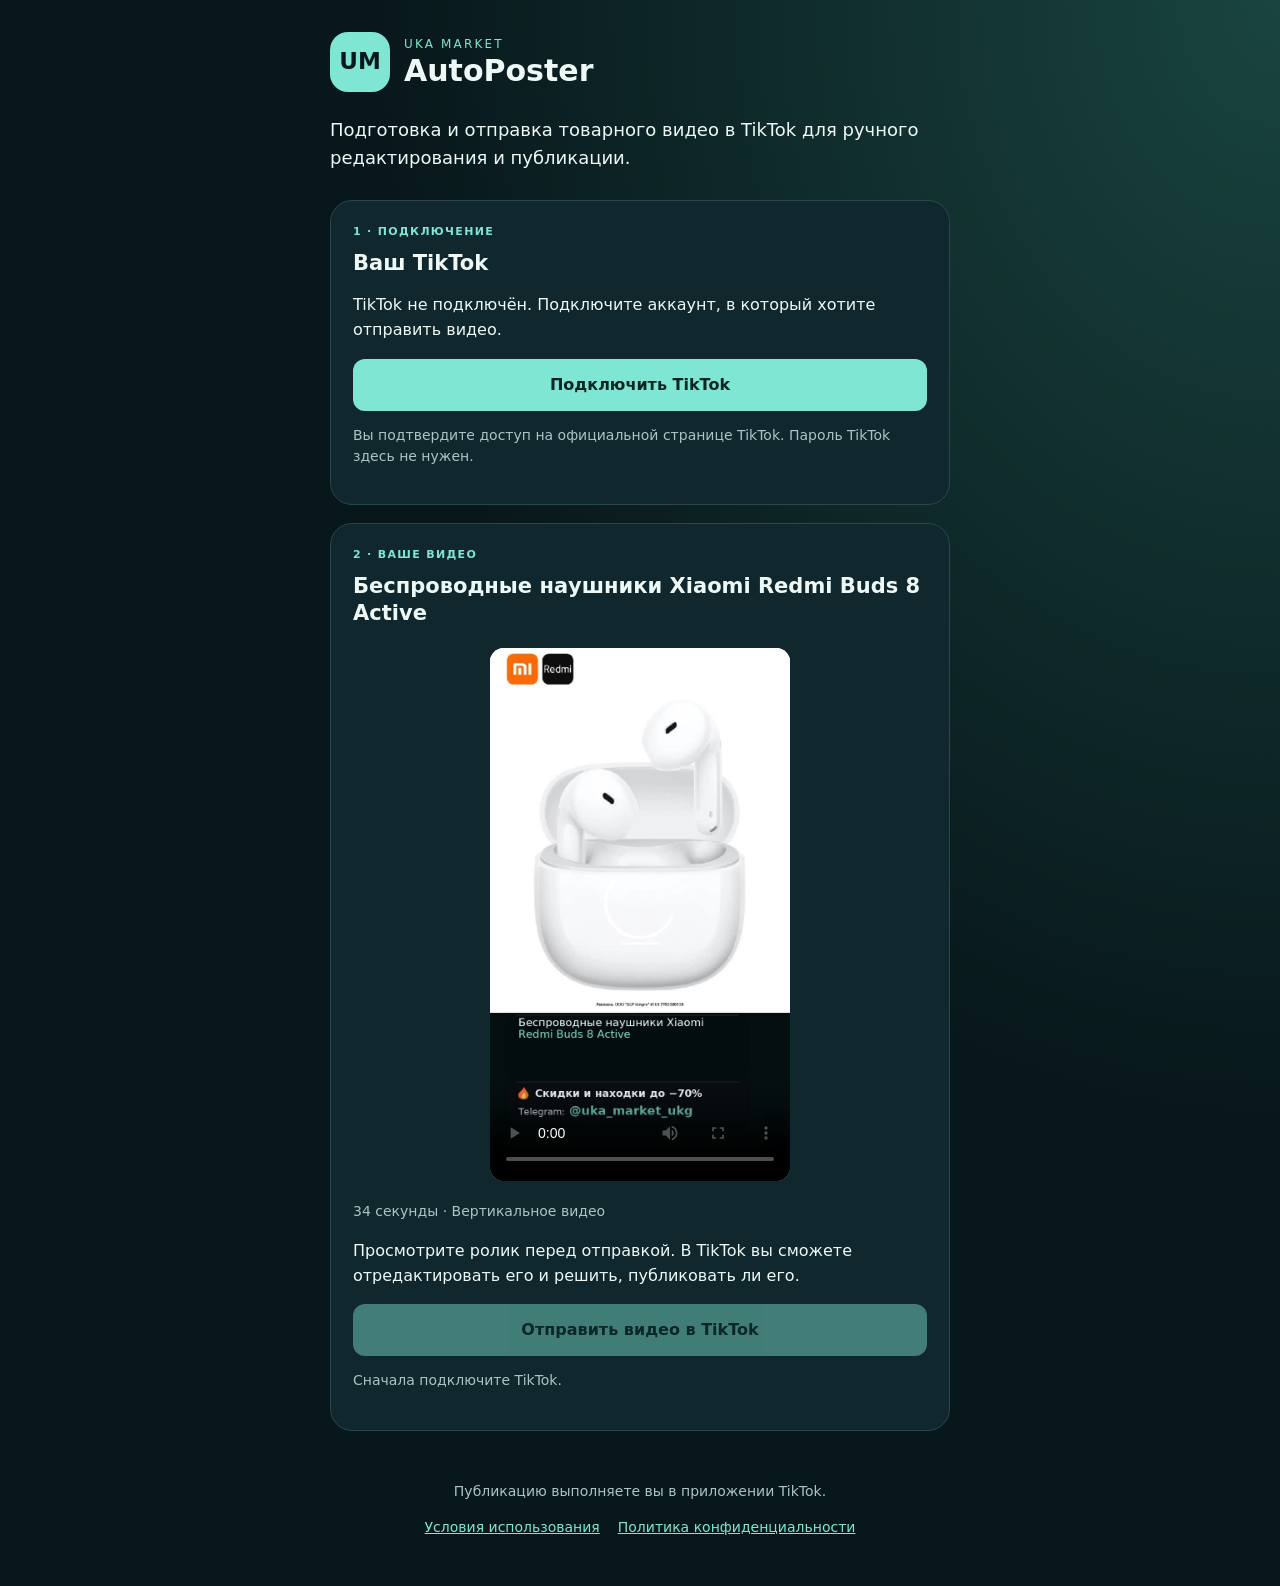
<file: index.html>
<!doctype html>
<html lang="ru">
<head>
<meta charset="utf-8"><meta name="viewport" content="width=device-width,initial-scale=1">
<meta name="referrer" content="no-referrer">
<meta http-equiv="Content-Security-Policy" content="default-src 'self'; script-src 'self'; style-src 'self'; connect-src https://uka-market-tiktok.nurpeisovbg847.workers.dev; img-src 'self' https:; media-src 'self'; object-src 'none'; base-uri 'self'; form-action 'none'">
<meta name="description" content="Подготовка и отправка товарного видео в TikTok для ручного редактирования и публикации.">
<title>Uka Market AutoPoster</title><link rel="stylesheet" href="review.css">
<script type="module" src="review.mjs?v=session-reset-1"></script>
</head>
<body>
<main>
<header><span class="logo" aria-hidden="true">UM</span><div><p class="eyebrow">UKA MARKET</p><h1>AutoPoster</h1></div></header>
<p class="intro">Подготовка и отправка товарного видео в TikTok для ручного редактирования и публикации.</p>
<section class="card" aria-labelledby="connection-title">
<div class="step">1 · ПОДКЛЮЧЕНИЕ</div><h2 id="connection-title">Ваш TikTok</h2>
<p id="connection" role="status">TikTok не подключён. Подключите аккаунт, в который хотите отправить видео.</p>
<div id="profile" class="profile" hidden><img id="avatar" alt="Аватар TikTok" width="52" height="52" referrerpolicy="no-referrer"><strong id="display-name"></strong></div>
<button id="connect" type="button">Подключить TikTok</button>
<button id="reset-session" type="button" class="secondary" hidden>Начать подключение заново</button>
<p class="hint">Вы подтвердите доступ на официальной странице TikTok. Пароль TikTok здесь не нужен.</p>
</section>
<section class="card" aria-labelledby="video-title">
<div class="step">2 · ВАШЕ ВИДЕО</div><h2 id="video-title">Беспроводные наушники Xiaomi Redmi Buds 8 Active</h2>
<div class="video-wrap"><video id="demo-video" controls playsinline preload="metadata" poster="demo-poster.jpg" aria-label="Предпросмотр демонстрационного товарного видео"><source src="demo.mp4" type="video/mp4"></video></div>
<p class="hint">34 секунды · Вертикальное видео</p>
<p>Просмотрите ролик перед отправкой. В TikTok вы сможете отредактировать его и решить, публиковать ли его.</p>
<button id="upload" type="button" disabled>Отправить видео в TikTok</button>
<p id="job-message" class="hint">Сначала подключите TikTok.</p>
<progress id="progress" max="100" hidden aria-label="Отправка видео"></progress>
<p id="upload-status" role="status" aria-live="polite"></p>
<div id="success" class="success" hidden><strong>Видео отправлено в TikTok.</strong><p>Откройте уведомление TikTok, чтобы отредактировать и опубликовать видео.</p><p class="hint">TikTok → Входящие → уведомление о готовом видео → редактор.</p></div>
<button id="check-status" type="button" class="secondary" hidden>Проверить статус</button>
</section>
<p id="notice" class="notice" role="alert" hidden></p>
<footer><p>Публикацию выполняете вы в приложении TikTok.</p><nav aria-label="Правовая информация"><a href="terms.html">Условия использования</a><a href="privacy.html">Политика конфиденциальности</a></nav></footer>
</main>
<dialog id="confirmation" aria-labelledby="confirmation-title"><h2 id="confirmation-title">Отправить это видео?</h2><p>Ролик будет отправлен в подключённый аккаунт TikTok. Публикация выполняется вручную в приложении TikTok.</p><label class="consent"><input id="consent" type="checkbox"> Я просмотрел(а) видео, имею право использовать материалы и подтверждаю отправку.</label><div class="actions"><button id="confirm-send" type="button" disabled>Подтвердить отправку</button><button id="cancel-send" type="button" class="secondary">Отмена</button></div></dialog>
</body></html>
</file>
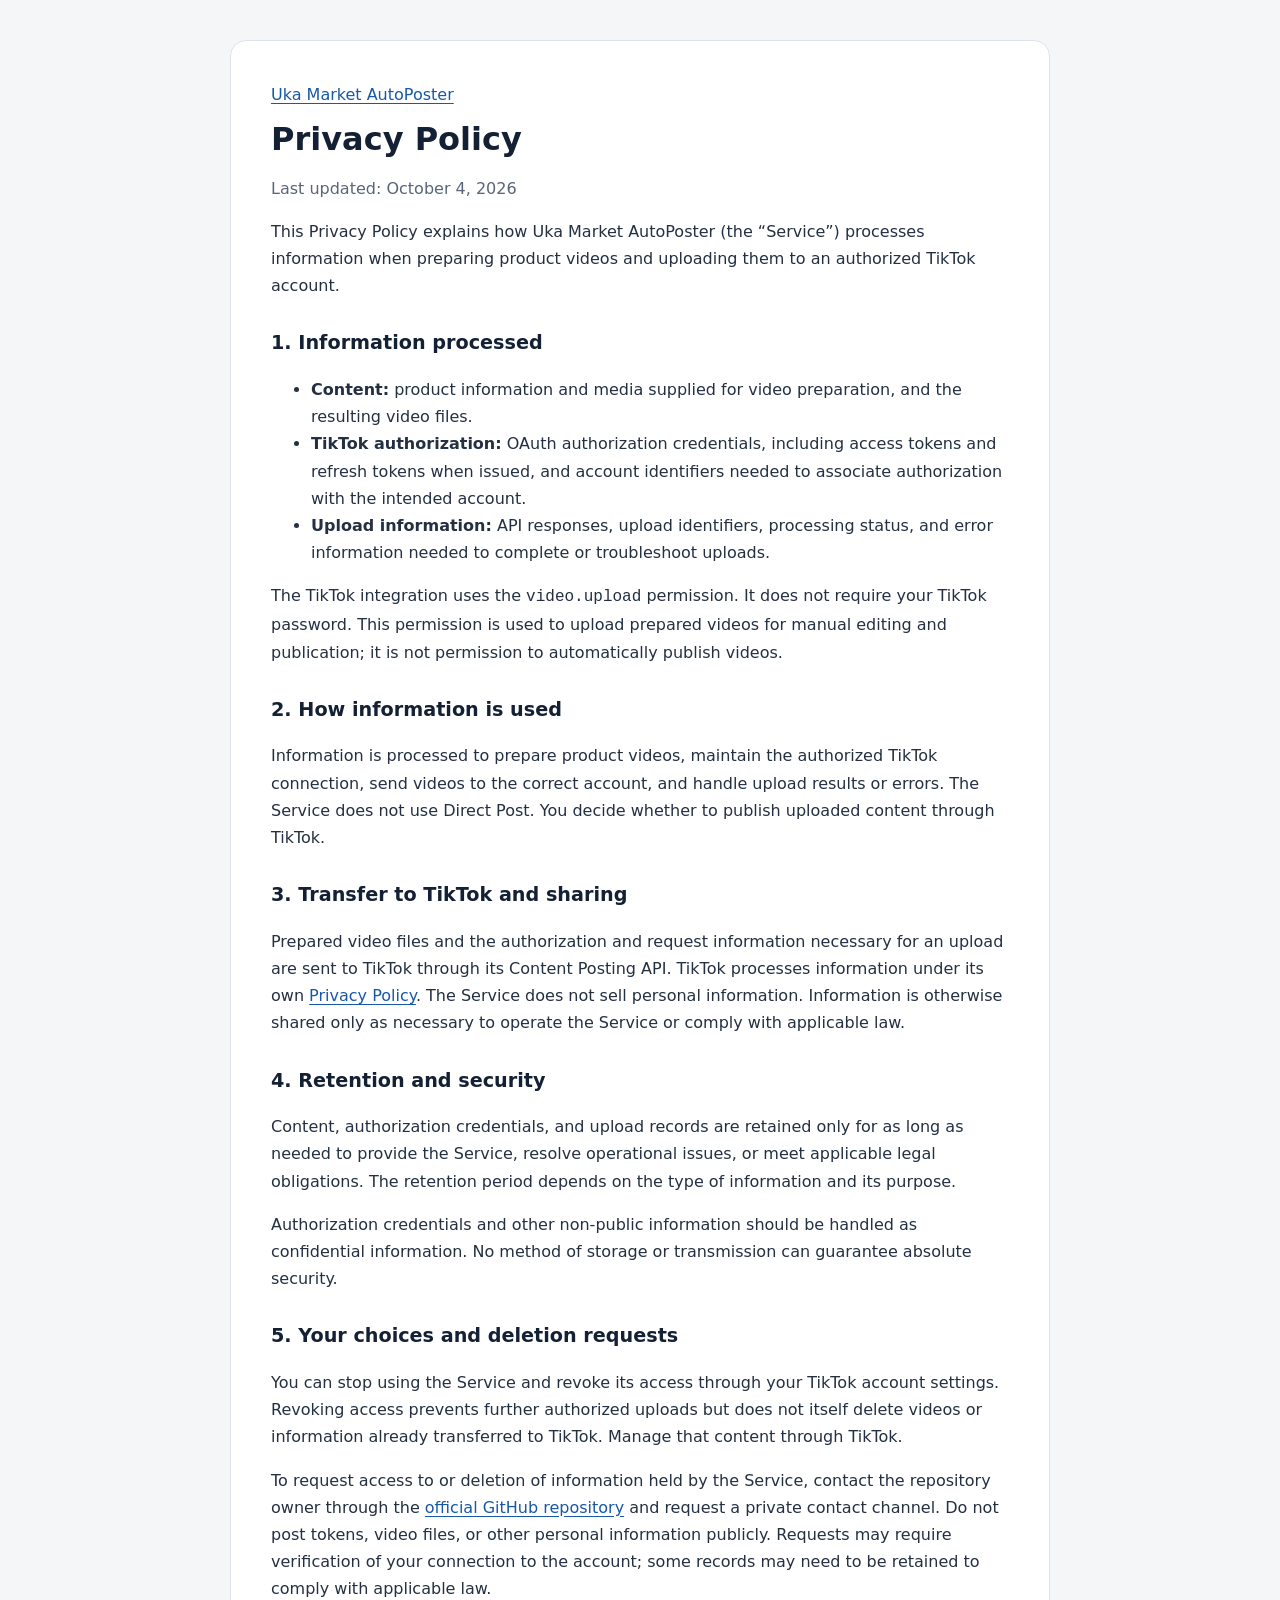
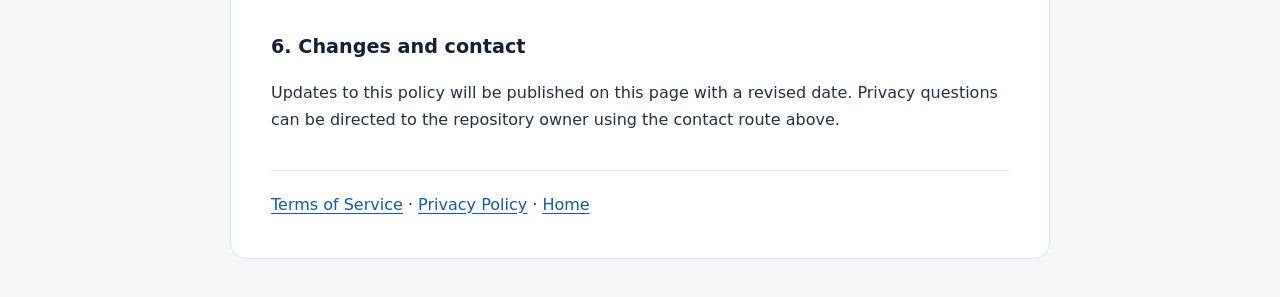
<file: privacy.html>
<!DOCTYPE html>
<html lang="en">
<head>
  <meta charset="UTF-8">
  <meta name="viewport" content="width=device-width, initial-scale=1.0">
  <meta name="description" content="Privacy Policy for Uka Market AutoPoster, a product video preparation and TikTok upload tool.">
  <title>Privacy Policy | Uka Market AutoPoster</title>
  <style>
    :root { color-scheme: light; }
    * { box-sizing: border-box; }
    body { margin: 0; background: #f4f6f8; color: #243042; font: 16px/1.7 system-ui, -apple-system, BlinkMacSystemFont, "Segoe UI", sans-serif; }
    main { max-width: 820px; margin: 40px auto; padding: 40px; background: #fff; border: 1px solid #dde3ea; border-radius: 16px; }
    h1 { color: #142033; font-size: 2rem; line-height: 1.2; margin: 12px 0; }
    h2 { font-size: 1.2rem; color: #142033; margin-top: 28px; }
    a { color: #1758a8; text-underline-offset: 3px; }
    a:focus-visible { outline: 3px solid #1758a8; outline-offset: 4px; }
    .meta { color: #596579; }
    .notice { padding: 16px 20px; background: #edf4ff; border-left: 4px solid #1758a8; border-radius: 4px; }
    footer { margin-top: 36px; padding-top: 20px; border-top: 1px solid #dde3ea; }
    @media (max-width: 600px) { main { margin: 16px; padding: 24px; } h1 { font-size: 1.75rem; } }
  </style>
</head>
<body>
<main>
  <a href="index.html">Uka Market AutoPoster</a>
  <h1>Privacy Policy</h1>
  <p class="meta">Last updated: October 4, 2026</p>
<p>This Privacy Policy explains how Uka Market AutoPoster (the “Service”) processes information when preparing product videos and uploading them to an authorized TikTok account.</p>
<h2>1. Information processed</h2>
<ul>
<li><strong>Content:</strong> product information and media supplied for video preparation, and the resulting video files.</li>
<li><strong>TikTok authorization:</strong> OAuth authorization credentials, including access tokens and refresh tokens when issued, and account identifiers needed to associate authorization with the intended account.</li>
<li><strong>Upload information:</strong> API responses, upload identifiers, processing status, and error information needed to complete or troubleshoot uploads.</li>
</ul>
<p>The TikTok integration uses the <code>video.upload</code> permission. It does not require your TikTok password. This permission is used to upload prepared videos for manual editing and publication; it is not permission to automatically publish videos.</p>
<h2>2. How information is used</h2>
<p>Information is processed to prepare product videos, maintain the authorized TikTok connection, send videos to the correct account, and handle upload results or errors. The Service does not use Direct Post. You decide whether to publish uploaded content through TikTok.</p>
<h2>3. Transfer to TikTok and sharing</h2>
<p>Prepared video files and the authorization and request information necessary for an upload are sent to TikTok through its Content Posting API. TikTok processes information under its own <a href="https://www.tiktok.com/legal/page/row/privacy-policy/en">Privacy Policy</a>. The Service does not sell personal information. Information is otherwise shared only as necessary to operate the Service or comply with applicable law.</p>
<h2>4. Retention and security</h2>
<p>Content, authorization credentials, and upload records are retained only for as long as needed to provide the Service, resolve operational issues, or meet applicable legal obligations. The retention period depends on the type of information and its purpose.</p>
<p>Authorization credentials and other non-public information should be handled as confidential information. No method of storage or transmission can guarantee absolute security.</p>
<h2>5. Your choices and deletion requests</h2>
<p>You can stop using the Service and revoke its access through your TikTok account settings. Revoking access prevents further authorized uploads but does not itself delete videos or information already transferred to TikTok. Manage that content through TikTok.</p>
<p>To request access to or deletion of information held by the Service, contact the repository owner through the <a href="https://github.com/bauka777-blip/uka-market-autoposter">official GitHub repository</a> and request a private contact channel. Do not post tokens, video files, or other personal information publicly. Requests may require verification of your connection to the account; some records may need to be retained to comply with applicable law.</p>
<h2>6. Changes and contact</h2>
<p>Updates to this policy will be published on this page with a revised date. Privacy questions can be directed to the repository owner using the contact route above.</p>
  <footer><nav aria-label="Legal pages"><a href="terms.html">Terms of Service</a> · <a href="privacy.html">Privacy Policy</a> · <a href="index.html">Home</a></nav></footer>
</main>
</body>
</html>
</file>
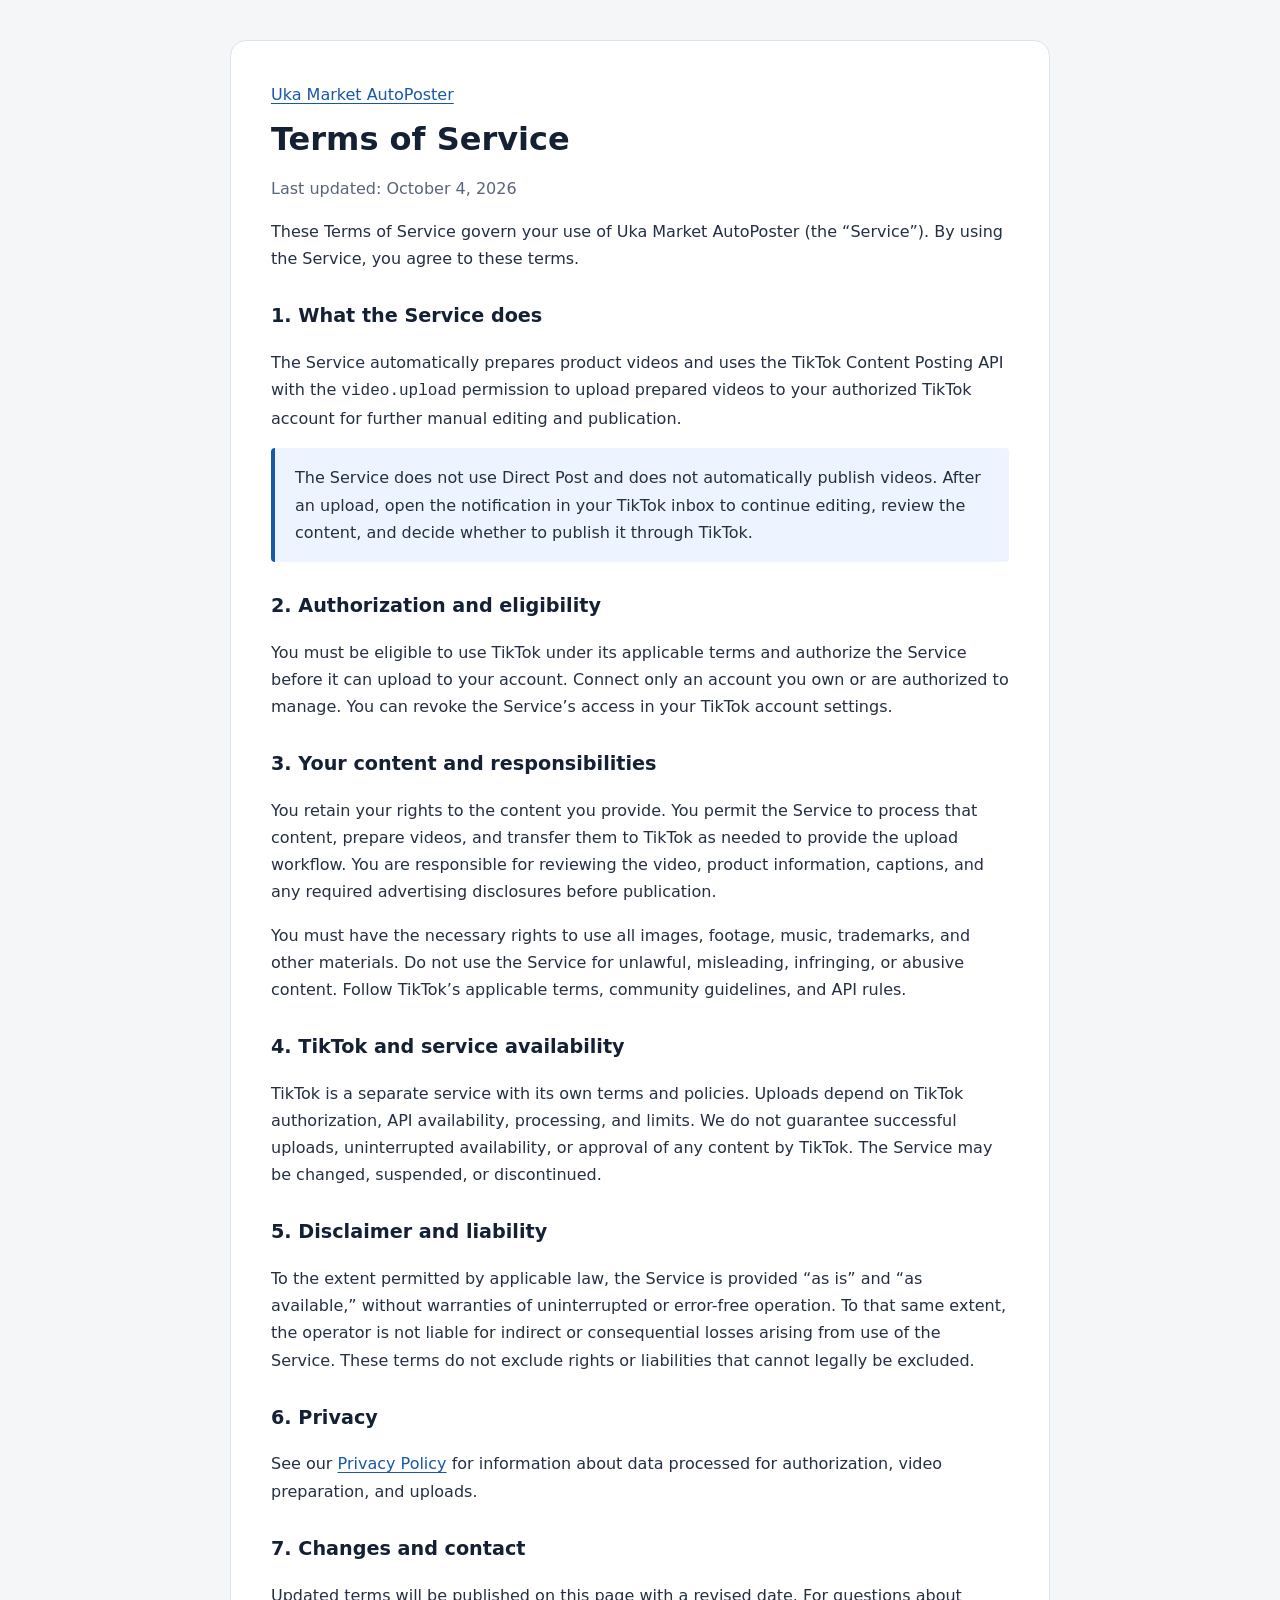
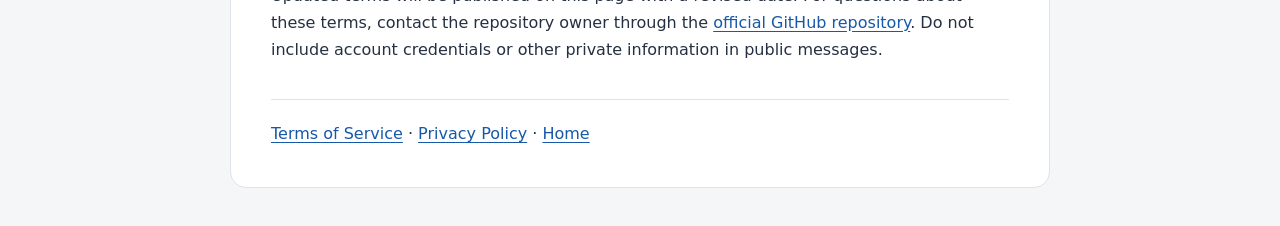
<file: terms.html>
<!DOCTYPE html>
<html lang="en">
<head>
  <meta charset="UTF-8">
  <meta name="viewport" content="width=device-width, initial-scale=1.0">
  <meta name="description" content="Terms of Service for Uka Market AutoPoster, a product video preparation and TikTok upload tool.">
  <title>Terms of Service | Uka Market AutoPoster</title>
  <style>
    :root { color-scheme: light; }
    * { box-sizing: border-box; }
    body { margin: 0; background: #f4f6f8; color: #243042; font: 16px/1.7 system-ui, -apple-system, BlinkMacSystemFont, "Segoe UI", sans-serif; }
    main { max-width: 820px; margin: 40px auto; padding: 40px; background: #fff; border: 1px solid #dde3ea; border-radius: 16px; }
    h1 { color: #142033; font-size: 2rem; line-height: 1.2; margin: 12px 0; }
    h2 { font-size: 1.2rem; color: #142033; margin-top: 28px; }
    a { color: #1758a8; text-underline-offset: 3px; }
    a:focus-visible { outline: 3px solid #1758a8; outline-offset: 4px; }
    .meta { color: #596579; }
    .notice { padding: 16px 20px; background: #edf4ff; border-left: 4px solid #1758a8; border-radius: 4px; }
    footer { margin-top: 36px; padding-top: 20px; border-top: 1px solid #dde3ea; }
    @media (max-width: 600px) { main { margin: 16px; padding: 24px; } h1 { font-size: 1.75rem; } }
  </style>
</head>
<body>
<main>
  <a href="index.html">Uka Market AutoPoster</a>
  <h1>Terms of Service</h1>
  <p class="meta">Last updated: October 4, 2026</p>
<p>These Terms of Service govern your use of Uka Market AutoPoster (the “Service”). By using the Service, you agree to these terms.</p>
<h2>1. What the Service does</h2>
<p>The Service automatically prepares product videos and uses the TikTok Content Posting API with the <code>video.upload</code> permission to upload prepared videos to your authorized TikTok account for further manual editing and publication.</p>
<p class="notice">The Service does not use Direct Post and does not automatically publish videos. After an upload, open the notification in your TikTok inbox to continue editing, review the content, and decide whether to publish it through TikTok.</p>
<h2>2. Authorization and eligibility</h2>
<p>You must be eligible to use TikTok under its applicable terms and authorize the Service before it can upload to your account. Connect only an account you own or are authorized to manage. You can revoke the Service’s access in your TikTok account settings.</p>
<h2>3. Your content and responsibilities</h2>
<p>You retain your rights to the content you provide. You permit the Service to process that content, prepare videos, and transfer them to TikTok as needed to provide the upload workflow. You are responsible for reviewing the video, product information, captions, and any required advertising disclosures before publication.</p>
<p>You must have the necessary rights to use all images, footage, music, trademarks, and other materials. Do not use the Service for unlawful, misleading, infringing, or abusive content. Follow TikTok’s applicable terms, community guidelines, and API rules.</p>
<h2>4. TikTok and service availability</h2>
<p>TikTok is a separate service with its own terms and policies. Uploads depend on TikTok authorization, API availability, processing, and limits. We do not guarantee successful uploads, uninterrupted availability, or approval of any content by TikTok. The Service may be changed, suspended, or discontinued.</p>
<h2>5. Disclaimer and liability</h2>
<p>To the extent permitted by applicable law, the Service is provided “as is” and “as available,” without warranties of uninterrupted or error-free operation. To that same extent, the operator is not liable for indirect or consequential losses arising from use of the Service. These terms do not exclude rights or liabilities that cannot legally be excluded.</p>
<h2>6. Privacy</h2>
<p>See our <a href="privacy.html">Privacy Policy</a> for information about data processed for authorization, video preparation, and uploads.</p>
<h2>7. Changes and contact</h2>
<p>Updated terms will be published on this page with a revised date. For questions about these terms, contact the repository owner through the <a href="https://github.com/bauka777-blip/uka-market-autoposter">official GitHub repository</a>. Do not include account credentials or other private information in public messages.</p>
  <footer><nav aria-label="Legal pages"><a href="terms.html">Terms of Service</a> · <a href="privacy.html">Privacy Policy</a> · <a href="index.html">Home</a></nav></footer>
</main>
</body>
</html>
</file>
<file: review.css>
:root{color-scheme:dark;--bg:#08171b;--card:#10272d;--ink:#eef9f6;--muted:#abc3c6;--accent:#7ee6d2}*{box-sizing:border-box}[hidden]{display:none!important}body{margin:0;background:radial-gradient(at 100% 0,#19443f,var(--bg) 50%);color:var(--ink);font:16px/1.55 system-ui,-apple-system,sans-serif}main{max-width:660px;margin:auto;padding:32px 20px 48px}header{display:flex;align-items:center;gap:14px}.logo{display:grid;place-items:center;flex:none;width:60px;height:60px;border-radius:18px;background:var(--accent);color:var(--bg);font-size:23px;font-weight:850}.eyebrow{margin:0;letter-spacing:.18em;font-size:12px;color:var(--accent)}h1{margin:0;font-size:30px;line-height:1.2}h2{font-size:21px;line-height:1.3;margin:10px 0 14px}.intro{font-size:18px;margin:24px 0 28px}.card{border:1px solid #29474c;border-radius:22px;background:var(--card);padding:22px;margin:18px 0}.step{font-size:11px;letter-spacing:.12em;font-weight:750;color:var(--accent)}.hint,footer{font-size:14px;color:var(--muted)}button{width:100%;min-height:52px;border:0;border-radius:12px;padding:13px 15px;background:var(--accent);color:#082522;font:700 16px/1.4 system-ui;cursor:pointer;touch-action:manipulation}button:disabled{opacity:.45;cursor:default}.secondary{background:transparent;border:1px solid #66858a;color:var(--ink)}button:focus-visible,a:focus-visible,input:focus-visible{outline:3px solid white;outline-offset:4px}.profile{display:flex;gap:12px;align-items:center;margin:18px 0}.profile img{border-radius:50%;object-fit:cover}.profile strong{overflow-wrap:anywhere}.video-wrap{width:min(100%,300px);margin:20px auto;background:#fff;border-radius:14px;overflow:hidden;aspect-ratio:9/16}video{width:100%;height:100%;display:block;object-fit:contain}progress{width:100%;height:10px;accent-color:var(--accent);margin-top:20px}.success{border-left:3px solid var(--accent);background:#153d35;padding:16px;margin:20px 0;border-radius:8px}.notice{background:#4b2824;color:#ffe7de;padding:15px;border-radius:12px}footer{text-align:center;padding-top:18px}nav{display:flex;justify-content:center;gap:18px;flex-wrap:wrap}a{color:var(--accent)}dialog{width:min(92vw,460px);max-height:90dvh;overflow:auto;background:var(--card);color:var(--ink);border:1px solid #577d80;border-radius:20px;padding:24px}dialog::backdrop{background:#000b}.consent{display:flex;align-items:flex-start;gap:12px;margin:20px 0}.consent input{flex:none;width:22px;height:22px;accent-color:var(--accent)}.actions{display:grid;gap:10px}@media(max-width:380px){main{padding:22px 12px}.card{padding:17px}h1{font-size:26px}h2{font-size:19px}}
</file>
